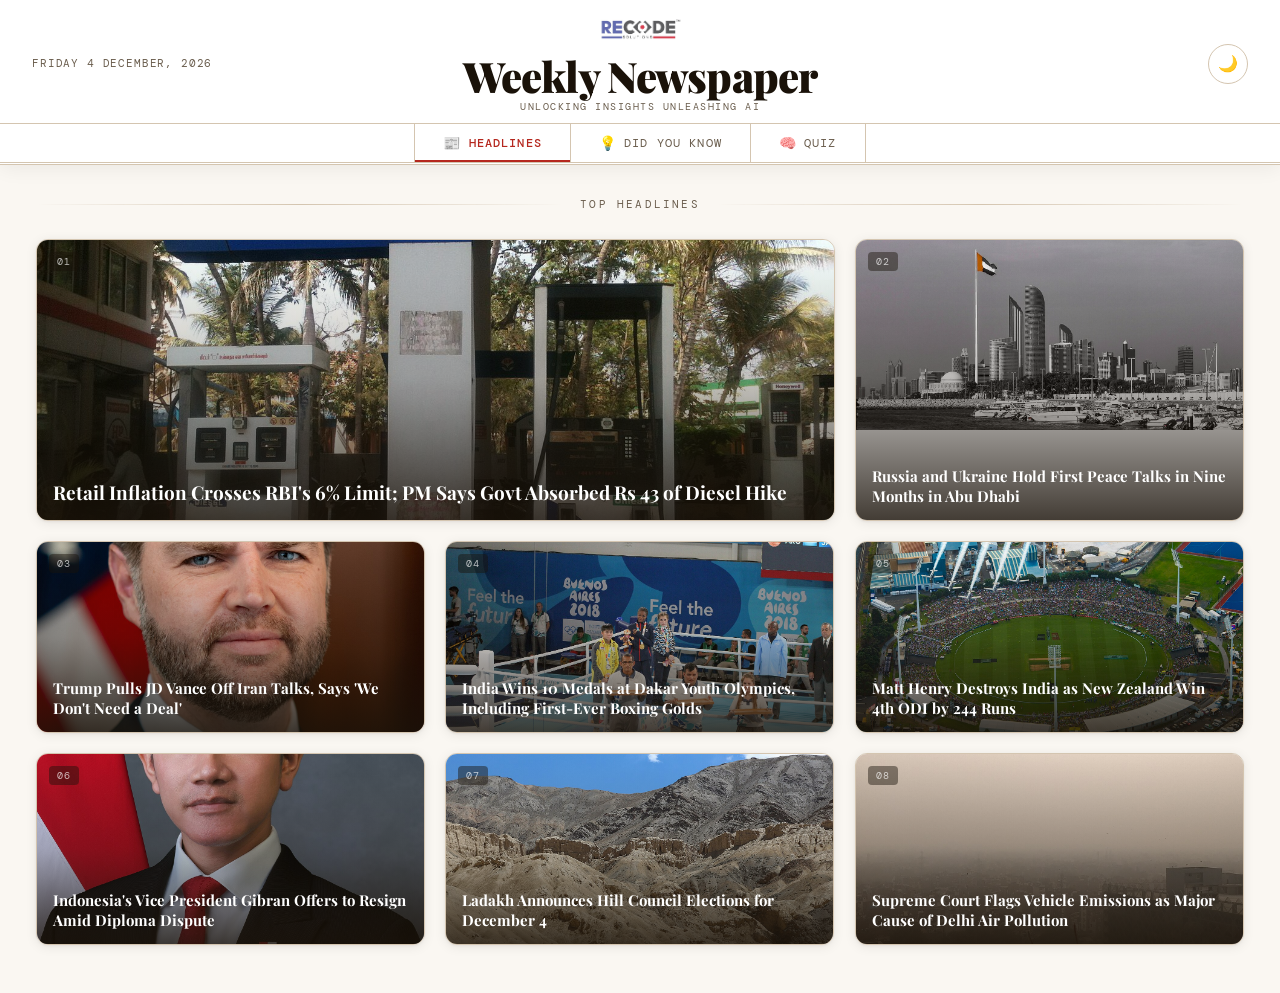
<file: index.html>
<!DOCTYPE html>
<html lang="en">
<head>
  <meta charset="UTF-8">
  <meta name="viewport" content="width=device-width, initial-scale=1.0">
  <title>Weekly Newspaper</title>
  <link rel="preconnect" href="https://fonts.googleapis.com">
  <link rel="preconnect" href="https://fonts.gstatic.com" crossorigin>
  <link href="https://fonts.googleapis.com/css2?family=Playfair+Display:ital,wght@0,400;0,700;0,900;1,400;1,700&family=Source+Serif+4:ital,opsz,wght@0,8..60,300;0,8..60,400;0,8..60,600;1,8..60,300;1,8..60,400&family=DM+Mono:wght@400;500&display=swap" rel="stylesheet">
  <link rel="stylesheet" href="style.css">
</head>
<body>

  <!-- MASTHEAD -->
  <header class="masthead">
    <div class="masthead-top">
      <div class="masthead-meta">
        
        <span class="issue-label" id="currentDate"></span>
      </div>
      <div class="masthead-center">
        <img src="images/logo.jpg" alt="Company Logo" class="logo">
        <h1 class="newspaper-title">Weekly    Newspaper</h1>
        <p class="newspaper-tagline">Unlocking Insights Unleashing AI</p>
      </div>
      <div class="masthead-actions">
        <button class="theme-toggle" onclick="toggleDarkMode()" aria-label="Toggle dark mode">
          <span class="theme-icon">🌙</span>
        </button>
      </div>
    </div>

    <nav class="nav-strip">
      <button class="nav-btn active" onclick="showPage(1)" data-page="1">
        <span class="nav-icon">📰</span>
        <span>Headlines</span>
      </button>
      <button class="nav-btn" onclick="showPage(2)" data-page="2">
        <span class="nav-icon">💡</span>
        <span>Did You Know</span>
      </button>
      <button class="nav-btn" onclick="showPage(3)" data-page="3">
        <span class="nav-icon">🧠</span>
        <span>Quiz</span>
      </button>
    </nav>
  </header>

  <!-- PAGE 1: NEWS -->
  <div id="page1" class="page">
    <div class="section-label">
      <span class="section-rule"></span>
      <span class="section-name">Top Headlines</span>
      <span class="section-rule"></span>
    </div>
    <div class="news-grid" id="newsContainer"></div>
  </div>

  <!-- PAGE 2: DID YOU KNOW -->
  <div id="page2" class="page hidden">
    <div class="section-label">
      <span class="section-rule"></span>
      <span class="section-name">Did You Know?</span>
      <span class="section-rule"></span>
    </div>
    <p class="page-intro">Click any card to reveal the fact hidden inside.</p>
    <div class="flip-container stagger"></div>
  </div>

  <!-- PAGE 3: QUIZ -->
  <div id="page3" class="page hidden">
    <div class="section-label">
      <span class="section-rule"></span>
      <span class="section-name">Weekly Challenge</span>
      <span class="section-rule"></span>
    </div>
    <div class="quiz-layout">
      <div class="left-section">
        <div class="quiz-block">
          <h2 class="block-title"><span class="title-accent">🧠</span> This Week's Quiz</h2>
          <div class="quiz-image-box">
            <img src="images/today-quiz.jpg" class="quiz-img" alt="Quiz">
            <div class="image-caption">Tap the image to zoom</div>
          </div>
        </div>

        <div class="answer-block">
          <h2 class="block-title"><span class="title-accent">✅</span> Last Week's Answer</h2>
          <div class="answer-image-box">
            <img src="images/last-week-answer.jpg" class="answer-img" alt="Answer">
          </div>
        </div>
      </div>

      <div class="right-section">
        <h2 class="block-title"><span class="title-accent">🏆</span> Last Week's Champion</h2>
        <div class="winner-card">
          <div class="winner-glow"></div>
          <div class="winner-image">
            <img src="images/winner.jpg" alt="Winner">
            <div class="winner-badge">🥇</div>
          </div>
          <div class="winner-details">
            <h3 class="winner-name"></h3>
            <p id="winnerTitle" class="winner-role"></p>
          </div>
        </div>
      </div>
    </div>
  </div>

  <!-- OVERLAY -->
  <div id="overlay" class="overlay" role="presentation"></div>

  <!-- POPUP / ARTICLE MODAL -->
  <div id="popup" class="popup" role="dialog" aria-modal="true" aria-labelledby="popupTitle">
    <div class="popup-content">
      <button class="close-btn" onclick="closePopup()" aria-label="Close article">✕</button>
      <div class="popup-img-wrap">
        <img id="popupImg" class="popup-img" alt="">
        <div class="popup-counter" id="popupCounter"></div>
      </div>
      <div class="popup-body">
        
        <h2 id="popupTitle" class="popup-title"></h2>
        <div class="popup-divider"></div>
        <p id="popupText" class="popup-text"></p>
      </div>
      <div class="popup-nav">
        <button class="popup-nav-btn" onclick="prevNews()" aria-label="Previous article">
          <span>←</span> Previous
        </button>
        <button class="popup-nav-btn primary" onclick="nextNews()" aria-label="Next article">
          Next <span>→</span>
        </button>
      </div>
    </div>
  </div>

  <script src="script.js"></script>
</body>
</html>
</file>
<file: style.css>
/* ================================================================
   WEEKLY RECODE — EDITORIAL NEWSPAPER THEME
   Aesthetic: Luxury print editorial meets modern digital
   Fonts: Playfair Display (headlines) + Source Serif 4 (body) + DM Mono (meta)
================================================================ */

:root {
  --ink:         #1a1209;
  --ink-soft:    #3d3224;
  --ink-muted:   #6b5e4e;
  --paper:       #faf7f2;
  --paper-warm:  #f2ece1;
  --paper-card:  #ffffff;
  --rule:        #d4c5b0;
  --accent:      #b5271e;
  --accent-gold: #c8922a;
  --accent-teal: #1a6b5a;
  --highlight:   #fff8e6;

  --font-display: 'Playfair Display', Georgia, serif;
  --font-body:    'Source Serif 4', Georgia, serif;
  --font-mono:    'DM Mono', 'Courier New', monospace;

  --shadow-card:  0 2px 12px rgba(26,18,9,0.08), 0 1px 3px rgba(26,18,9,0.06);
  --shadow-lift:  0 16px 40px rgba(26,18,9,0.15), 0 4px 12px rgba(26,18,9,0.10);
  --shadow-popup: 0 32px 80px rgba(26,18,9,0.25), 0 8px 24px rgba(26,18,9,0.15);

  --radius-sm:  6px;
  --radius-md:  12px;
  --radius-lg:  18px;

  --transition: 0.35s cubic-bezier(0.4, 0, 0.2, 1);
}

/* ── DARK MODE OVERRIDES ── */
body.dark-mode {
  --ink:         #f0e8d8;
  --ink-soft:    #d4c5b0;
  --ink-muted:   #8a7a68;
  --paper:       #12100d;
  --paper-warm:  #1c1814;
  --paper-card:  #211e19;
  --rule:        #3a342c;
  --accent:      #e04a40;
  --accent-gold: #e0a840;
  --highlight:   #1f1b13;
  --shadow-card:  0 2px 12px rgba(0,0,0,0.4);
  --shadow-lift:  0 16px 40px rgba(0,0,0,0.5);
}

/* ================================================================
   RESET & BASE
================================================================ */
*, *::before, *::after { box-sizing: border-box; margin: 0; padding: 0; }

html { scroll-behavior: smooth; }

body {
  font-family: var(--font-body);
  background: var(--paper);
  color: var(--ink);
  transition: background var(--transition), color var(--transition);
  min-height: 100vh;
}

/* ================================================================
   MASTHEAD / HEADER
================================================================ */
.masthead {
  background: var(--paper-card);
  border-bottom: 3px double var(--rule);
  position: sticky;
  top: 0;
  z-index: 200;
  box-shadow: 0 2px 20px rgba(26,18,9,0.07);
  transition: background var(--transition);
}

.masthead-top {
  display: grid;
  grid-template-columns: 1fr auto 1fr;
  align-items: center;
  padding: 14px 32px 10px;
  gap: 16px;
}

.masthead-meta {
  display: flex;
  flex-direction: column;
  gap: 4px;
}

.issue-label {
  font-family: var(--font-mono);
  font-size: 10.5px;
  color: var(--ink-muted);
  letter-spacing: 0.08em;
  text-transform: uppercase;
}

.masthead-center {
  text-align: center;
}

.logo {
  height: 32px;
  margin-bottom: 4px;
  opacity: 0.85;
  transition: opacity var(--transition);
}

.newspaper-title {
  font-family: var(--font-display);
  font-size: clamp(28px, 4vw, 42px);
  font-weight: 900;
  letter-spacing: -0.02em;
  color: var(--ink);
  line-height: 1;
  margin-bottom: 3px;
}

.newspaper-tagline {
  font-family: var(--font-mono);
  font-size: 10px;
  color: var(--ink-muted);
  letter-spacing: 0.15em;
  text-transform: uppercase;
}

.masthead-actions {
  display: flex;
  justify-content: flex-end;
  align-items: center;
}

.theme-toggle {
  width: 40px;
  height: 40px;
  border-radius: 50%;
  border: 1.5px solid var(--rule);
  background: transparent;
  cursor: pointer;
  font-size: 16px;
  display: flex;
  align-items: center;
  justify-content: center;
  transition: all var(--transition);
  color: var(--ink);
}

.theme-toggle:hover {
  background: var(--paper-warm);
  border-color: var(--accent-gold);
  transform: rotate(20deg);
}

/* ── NAV STRIP ── */
.nav-strip {
  display: flex;
  justify-content: center;
  gap: 0;
  border-top: 1px solid var(--rule);
}

.nav-btn {
  display: flex;
  align-items: center;
  gap: 7px;
  padding: 10px 28px;
  background: transparent;
  border: none;
  border-right: 1px solid var(--rule);
  font-family: var(--font-mono);
  font-size: 11.5px;
  letter-spacing: 0.10em;
  text-transform: uppercase;
  color: var(--ink-muted);
  cursor: pointer;
  transition: all var(--transition);
  position: relative;
}

.nav-btn:first-child { border-left: 1px solid var(--rule); }

.nav-btn::after {
  content: '';
  position: absolute;
  bottom: 0;
  left: 0;
  width: 0;
  height: 2.5px;
  background: var(--accent);
  transition: width var(--transition);
}

.nav-btn:hover {
  color: var(--ink);
  background: var(--paper-warm);
}

.nav-btn:hover::after,
.nav-btn.active::after {
  width: 100%;
}

.nav-btn.active {
  color: var(--accent);
  font-weight: 500;
}

.nav-icon { font-size: 14px; }

/* ================================================================
   PAGE & SECTION
================================================================ */
.page {
  padding: 32px 36px 48px;
  max-width: 1400px;
  margin: 0 auto;
  animation: pageFadeIn 0.5s ease forwards;
}

@keyframes pageFadeIn {
  from { opacity: 0; transform: translateY(16px); }
  to   { opacity: 1; transform: translateY(0); }
}

.hidden { display: none !important; }

.section-label {
  display: flex;
  align-items: center;
  gap: 16px;
  margin-bottom: 28px;
}

.section-rule {
  flex: 1;
  height: 1px;
  background: linear-gradient(to right, transparent, var(--rule), transparent);
}

.section-name {
  font-family: var(--font-mono);
  font-size: 11px;
  letter-spacing: 0.20em;
  text-transform: uppercase;
  color: var(--ink-muted);
  white-space: nowrap;
}

.page-intro {
  text-align: center;
  font-style: italic;
  color: var(--ink-muted);
  font-size: 15px;
  margin-bottom: 28px;
  margin-top: -10px;
}

/* ================================================================
   NEWS GRID
================================================================ */
.news-grid {
  display: grid;
  grid-template-columns: repeat(3, 1fr);
  grid-template-rows: auto;
  gap: 20px;
}

/* Featured card: first item spans 2 columns */
.news-card:first-child {
  grid-column: span 2;
}

.news-card:first-child .card-img {
  height: 280px;
}

.news-card {
  background: var(--paper-card);
  border-radius: var(--radius-md);
  overflow: hidden;
  cursor: pointer;
  box-shadow: var(--shadow-card);
  border: 1px solid var(--rule);
  transition: transform var(--transition), box-shadow var(--transition);
  animation: cardReveal 0.6s ease both;
  position: relative;
}

.news-card:nth-child(1)  { animation-delay: 0.05s; }
.news-card:nth-child(2)  { animation-delay: 0.10s; }
.news-card:nth-child(3)  { animation-delay: 0.15s; }
.news-card:nth-child(4)  { animation-delay: 0.20s; }
.news-card:nth-child(5)  { animation-delay: 0.25s; }
.news-card:nth-child(6)  { animation-delay: 0.30s; }
.news-card:nth-child(7)  { animation-delay: 0.35s; }
.news-card:nth-child(8)  { animation-delay: 0.40s; }
.news-card:nth-child(9)  { animation-delay: 0.45s; }

@keyframes cardReveal {
  from { opacity: 0; transform: translateY(24px) scale(0.97); }
  to   { opacity: 1; transform: translateY(0) scale(1); }
}

.news-card:hover {
  transform: translateY(-5px);
  box-shadow: var(--shadow-lift);
}

/* Accent line on hover */
.news-card::before {
  content: '';
  position: absolute;
  top: 0; left: 0; right: 0;
  height: 3px;
  background: linear-gradient(90deg, var(--accent), var(--accent-gold));
  transform: scaleX(0);
  transform-origin: left;
  transition: transform var(--transition);
  z-index: 2;
}

.news-card:hover::before { transform: scaleX(1); }

.card-img-wrap {
  position: relative;
  overflow: hidden;
}

.card-img {
  width: 100%;
  height: 190px;
  object-fit: cover;
  display: block;
  transition: transform 0.6s ease;
}

.news-card:hover .card-img { transform: scale(1.06); }

.card-overlay {
  position: absolute;
  inset: 0;
  background: linear-gradient(to top, rgba(26,18,9,0.82) 0%, rgba(26,18,9,0.25) 50%, transparent 100%);
  pointer-events: none;
}

.card-number {
  position: absolute;
  top: 12px;
  left: 12px;
  font-family: var(--font-mono);
  font-size: 10px;
  color: rgba(255,255,255,0.7);
  background: rgba(26,18,9,0.45);
  padding: 3px 8px;
  border-radius: 4px;
  letter-spacing: 0.12em;
}

.card-title-overlay {
  position: absolute;
  bottom: 0;
  left: 0; right: 0;
  padding: 18px 16px 14px;
  color: #fff;
  font-family: var(--font-display);
  font-size: 15px;
  font-weight: 700;
  line-height: 1.35;
}

.news-card:first-child .card-title-overlay { font-size: 19px; }

/* ================================================================
   DID YOU KNOW
================================================================ */
.flip-container.stagger {
  display: grid;
  grid-template-columns: repeat(3, 1fr);
  gap: 22px;
  padding: 4px 0;
}

.flip-card {
  perspective: 1200px;
  cursor: pointer;
  height: 180px;
  animation: cardReveal 0.6s ease both;
}

.flip-card:nth-child(1) { animation-delay: 0.05s; }
.flip-card:nth-child(2) { animation-delay: 0.12s; transform: translateY(18px); }
.flip-card:nth-child(3) { animation-delay: 0.18s; }
.flip-card:nth-child(4) { animation-delay: 0.24s; transform: translateY(18px); }
.flip-card:nth-child(5) { animation-delay: 0.30s; }

.flip-inner {
  position: relative;
  width: 100%;
  height: 100%;
  transition: transform 0.7s cubic-bezier(0.4, 0.2, 0.2, 1);
  transform-style: preserve-3d;
}

.flip-card.flip .flip-inner { transform: rotateY(180deg); }

.flip-front,
.flip-back {
  position: absolute;
  inset: 0;
  display: flex;
  justify-content: center;
  align-items: center;
  border-radius: var(--radius-md);
  padding: 24px;
  text-align: center;
  backface-visibility: hidden;
  -webkit-backface-visibility: hidden;
}

.flip-front {
  background: linear-gradient(135deg, var(--ink) 0%, var(--ink-soft) 100%);
  color: var(--paper-warm);
  font-family: var(--font-display);
  font-size: 20px;
  font-weight: 700;
  font-style: italic;
  border: 1px solid var(--rule);
  box-shadow: var(--shadow-card);
}

.flip-front::after {
  content: '↻ tap to reveal';
  position: absolute;
  bottom: 12px;
  font-family: var(--font-mono);
  font-size: 9px;
  letter-spacing: 0.12em;
  text-transform: uppercase;
  opacity: 0.45;
}

.flip-back {
  background: linear-gradient(135deg, var(--accent-teal) 0%, #0f4a38 100%);
  color: #ffffff;
  transform: rotateY(180deg);
  font-family: var(--font-body);
  font-size: 15px;
  line-height: 1.5;
  box-shadow: var(--shadow-card);
}

/* ================================================================
   QUIZ / PAGE 3
================================================================ */
.quiz-layout {
  display: grid;
  grid-template-columns: 3fr 2fr;
  gap: 28px;
  align-items: start;
}

.block-title {
  font-family: var(--font-display);
  font-size: 20px;
  font-weight: 700;
  color: var(--ink);
  margin-bottom: 14px;
  display: flex;
  align-items: center;
  gap: 10px;
}

.title-accent { font-size: 18px; }

.quiz-image-box,
.answer-image-box {
  background: var(--paper-card);
  border-radius: var(--radius-md);
  overflow: hidden;
  border: 1px solid var(--rule);
  box-shadow: var(--shadow-card);
  margin-bottom: 28px;
  position: relative;
}

.quiz-img,
.answer-img {
  width: 100%;
  display: block;
  transition: transform 0.5s ease;
}

.quiz-image-box:hover .quiz-img { transform: scale(1.02); }

.image-caption {
  font-family: var(--font-mono);
  font-size: 10px;
  color: var(--ink-muted);
  text-align: center;
  padding: 8px;
  letter-spacing: 0.10em;
  text-transform: uppercase;
  background: var(--paper-warm);
  border-top: 1px solid var(--rule);
}

/* ── WINNER CARD ── */
.right-section {
  position: sticky;
  top: 120px;
}

.winner-card {
  background: var(--paper-card);
  border-radius: var(--radius-lg);
  overflow: hidden;
  border: 1px solid var(--rule);
  box-shadow: var(--shadow-card);
  position: relative;
  opacity: 0;
  transform: perspective(900px) rotateY(25deg) translateZ(-20px);
  transition: opacity 0.9s ease, transform 0.9s cubic-bezier(0.2, 0.8, 0.3, 1), box-shadow 0.4s ease;
}

.winner-card.animate {
  opacity: 1;
  transform: perspective(900px) rotateY(0deg) translateZ(0);
  box-shadow: var(--shadow-lift);
}

.winner-card:hover {
  box-shadow: 0 24px 60px rgba(26,18,9,0.18);
}

.winner-glow {
  position: absolute;
  inset: -2px;
  border-radius: calc(var(--radius-lg) + 2px);
  background: linear-gradient(135deg, var(--accent-gold), var(--accent), var(--accent-gold));
  z-index: 0;
  opacity: 0;
  transition: opacity 0.6s ease;
}

.winner-card.animate .winner-glow { opacity: 0.6; }

.winner-image {
  position: relative;
  z-index: 1;
}

.winner-image img {
  width: 100%;
  height: 300px;
  object-fit: cover;
  display: block;
  filter: blur(10px) saturate(0.8);
  transition: filter 1s ease 0.3s;
}

.winner-card.animate .winner-image img {
  filter: blur(0) saturate(1);
}

.winner-badge {
  position: absolute;
  bottom: 12px;
  right: 12px;
  width: 44px;
  height: 44px;
  background: var(--accent-gold);
  border-radius: 50%;
  display: flex;
  align-items: center;
  justify-content: center;
  font-size: 22px;
  box-shadow: 0 4px 12px rgba(200,146,42,0.5);
  transform: scale(0);
  transition: transform 0.5s cubic-bezier(0.34, 1.56, 0.64, 1) 0.8s;
  z-index: 2;
}

.winner-card.animate .winner-badge { transform: scale(1); }

.winner-details {
  padding: 20px 20px 16px;
  text-align: center;
  position: relative;
  z-index: 1;
  background: var(--paper-card);
}

.winner-name {
  font-family: var(--font-display);
  font-size: 26px;
  font-weight: 700;
  color: var(--ink);
  margin-bottom: 4px;
  min-height: 36px;
}

.winner-name span {
  display: inline-block;
  transform: rotateX(90deg);
  opacity: 0;
}

.flip-text span {
  animation: flipLetterIn 0.55s cubic-bezier(0.2, 0.8, 0.3, 1) forwards;
}

.flip-text span:nth-child(1)  { animation-delay: 0.10s; }
.flip-text span:nth-child(2)  { animation-delay: 0.17s; }
.flip-text span:nth-child(3)  { animation-delay: 0.24s; }
.flip-text span:nth-child(4)  { animation-delay: 0.31s; }
.flip-text span:nth-child(5)  { animation-delay: 0.38s; }
.flip-text span:nth-child(6)  { animation-delay: 0.45s; }
.flip-text span:nth-child(7)  { animation-delay: 0.52s; }
.flip-text span:nth-child(8)  { animation-delay: 0.59s; }
.flip-text span:nth-child(9)  { animation-delay: 0.66s; }
.flip-text span:nth-child(10) { animation-delay: 0.73s; }

@keyframes flipLetterIn {
  to { transform: rotateX(0); opacity: 1; }
}

.winner-role {
  font-family: var(--font-mono);
  font-size: 11px;
  letter-spacing: 0.14em;
  text-transform: uppercase;
  color: var(--ink-muted);
}

/* ── CELEBRATION EMOJIS ── */
.celebration {
  position: absolute;
  inset: 0;
  pointer-events: none;
  z-index: 10;
  overflow: hidden;
}

.celebration span {
  position: absolute;
  font-size: 22px;
  opacity: 0;
  animation: none;
}

.winner-card.animate .celebration span {
  animation: burstUp 2.2s ease forwards;
}

.winner-card.animate .celebration span:nth-child(1) { left: 15%;  animation-delay: 0.9s;  }
.winner-card.animate .celebration span:nth-child(2) { left: 35%;  animation-delay: 1.1s;  }
.winner-card.animate .celebration span:nth-child(3) { left: 55%;  animation-delay: 1.0s;  }
.winner-card.animate .celebration span:nth-child(4) { left: 70%;  animation-delay: 1.25s; }
.winner-card.animate .celebration span:nth-child(5) { left: 82%;  animation-delay: 1.05s; }

@keyframes burstUp {
  0%   { transform: translateY(80px) scale(0.5) rotate(0deg);   opacity: 0; }
  20%  { opacity: 1; }
  80%  { opacity: 0.9; }
  100% { transform: translateY(-120px) scale(1.3) rotate(25deg); opacity: 0; }
}

/* ================================================================
   OVERLAY
================================================================ */
.overlay {
  position: fixed;
  inset: 0;
  background: rgba(26,18,9,0.65);
  backdrop-filter: blur(8px);
  -webkit-backdrop-filter: blur(8px);
  opacity: 0;
  pointer-events: none;
  transition: opacity 0.4s ease;
  z-index: 300;
}

.overlay.show {
  opacity: 1;
  pointer-events: all;
}

/* ================================================================
   POPUP / MODAL
================================================================ */
.popup {
  position: fixed;
  inset: 0;
  display: flex;
  justify-content: center;
  align-items: center;
  padding: 20px;
  opacity: 0;
  pointer-events: none;
  transition: opacity 0.4s ease;
  z-index: 400;
}

.popup.show {
  opacity: 1;
  pointer-events: all;
}

.popup-content {
  background: var(--paper-card);
  width: 100%;
  max-width: 680px;
  max-height: 90vh;
  border-radius: var(--radius-lg);
  overflow: hidden;
  box-shadow: var(--shadow-popup);
  border: 1px solid var(--rule);
  transform: translateY(30px) scale(0.97);
  transition: transform 0.4s cubic-bezier(0.2, 0.8, 0.3, 1);
  display: flex;
  flex-direction: column;
}

.popup.show .popup-content {
  transform: translateY(0) scale(1);
}

.popup-img-wrap {
  position: relative;
  flex-shrink: 0;
}

.popup-img {
  width: 100%;
  height: 260px;
  object-fit: cover;
  display: block;
}

.popup-counter {
  position: absolute;
  bottom: 12px;
  right: 14px;
  background: rgba(26,18,9,0.6);
  color: rgba(255,255,255,0.85);
  font-family: var(--font-mono);
  font-size: 10px;
  letter-spacing: 0.12em;
  padding: 4px 10px;
  border-radius: 20px;
}

.close-btn {
  position: absolute;
  top: 12px;
  right: 12px;
  width: 34px;
  height: 34px;
  border-radius: 50%;
  border: none;
  background: rgba(26,18,9,0.5);
  color: #fff;
  font-size: 14px;
  cursor: pointer;
  display: flex;
  align-items: center;
  justify-content: center;
  z-index: 10;
  transition: background var(--transition), transform var(--transition);
  backdrop-filter: blur(4px);
}

.close-btn:hover {
  background: var(--accent);
  transform: rotate(90deg);
}

.popup-body {
  padding: 24px 28px 20px;
  overflow-y: auto;
  flex: 1;
}

.popup-category {
  font-family: var(--font-mono);
  font-size: 10px;
  letter-spacing: 0.18em;
  text-transform: uppercase;
  color: var(--accent);
  margin-bottom: 10px;
}

.popup-title {
  font-family: var(--font-display);
  font-size: clamp(18px, 2.5vw, 24px);
  font-weight: 700;
  line-height: 1.3;
  color: var(--ink);
  margin-bottom: 14px;
}

.popup-divider {
  width: 48px;
  height: 3px;
  background: linear-gradient(90deg, var(--accent), var(--accent-gold));
  border-radius: 2px;
  margin-bottom: 16px;
}

.popup-text {
  font-size: 15px;
  line-height: 1.75;
  color: var(--ink-soft);
}

.popup-nav {
  display: flex;
  gap: 10px;
  padding: 16px 28px;
  border-top: 1px solid var(--rule);
  background: var(--paper-warm);
  flex-shrink: 0;
}

.popup-nav-btn {
  flex: 1;
  padding: 10px 16px;
  border: 1.5px solid var(--rule);
  border-radius: var(--radius-sm);
  background: transparent;
  color: var(--ink);
  font-family: var(--font-mono);
  font-size: 11px;
  letter-spacing: 0.10em;
  text-transform: uppercase;
  cursor: pointer;
  transition: all var(--transition);
}

.popup-nav-btn:hover { background: var(--paper-card); }

.popup-nav-btn.primary {
  background: var(--ink);
  color: var(--paper);
  border-color: var(--ink);
}

.popup-nav-btn.primary:hover {
  background: var(--accent);
  border-color: var(--accent);
}

/* ================================================================
   DARK MODE SPECIFICS
================================================================ */
.dark-mode .flip-front {
  background: linear-gradient(135deg, #2a241e 0%, #1a1510 100%);
  border-color: var(--rule);
}

.dark-mode .quiz-image-box,
.dark-mode .answer-image-box {
  border-color: var(--rule);
}

.dark-mode .popup-nav {
  background: var(--paper-warm);
}

.dark-mode .popup-nav-btn.primary {
  background: var(--paper);
  color: var(--ink);
  border-color: var(--rule);
}

.dark-mode .popup-nav-btn.primary:hover {
  background: var(--accent);
  color: #fff;
  border-color: var(--accent);
}

/* ================================================================
   RESPONSIVE
================================================================ */
@media (max-width: 900px) {
  .masthead-top { grid-template-columns: auto 1fr auto; }
  .masthead-meta { display: none; }
  .news-grid { grid-template-columns: repeat(2, 1fr); }
  .news-card:first-child { grid-column: span 2; }
  .quiz-layout { grid-template-columns: 1fr; }
  .right-section { position: static; }
  .flip-container.stagger { grid-template-columns: repeat(2, 1fr); }
  .page { padding: 20px 18px 40px; }
}

@media (max-width: 580px) {
  .news-grid { grid-template-columns: 1fr; }
  .news-card:first-child { grid-column: span 1; }
  .flip-container.stagger { grid-template-columns: 1fr; }
  .nav-btn span:not(.nav-icon) { display: none; }
  .newspaper-title { font-size: 24px; }
  .popup-content { max-height: 95vh; }
}

/* FIX ONLY SECOND NEWS CARD */
.news-card:nth-child(2) {
  display: flex;
}

.news-card:nth-child(2) .card-img-wrap {
  flex: 1;
}
</file>
